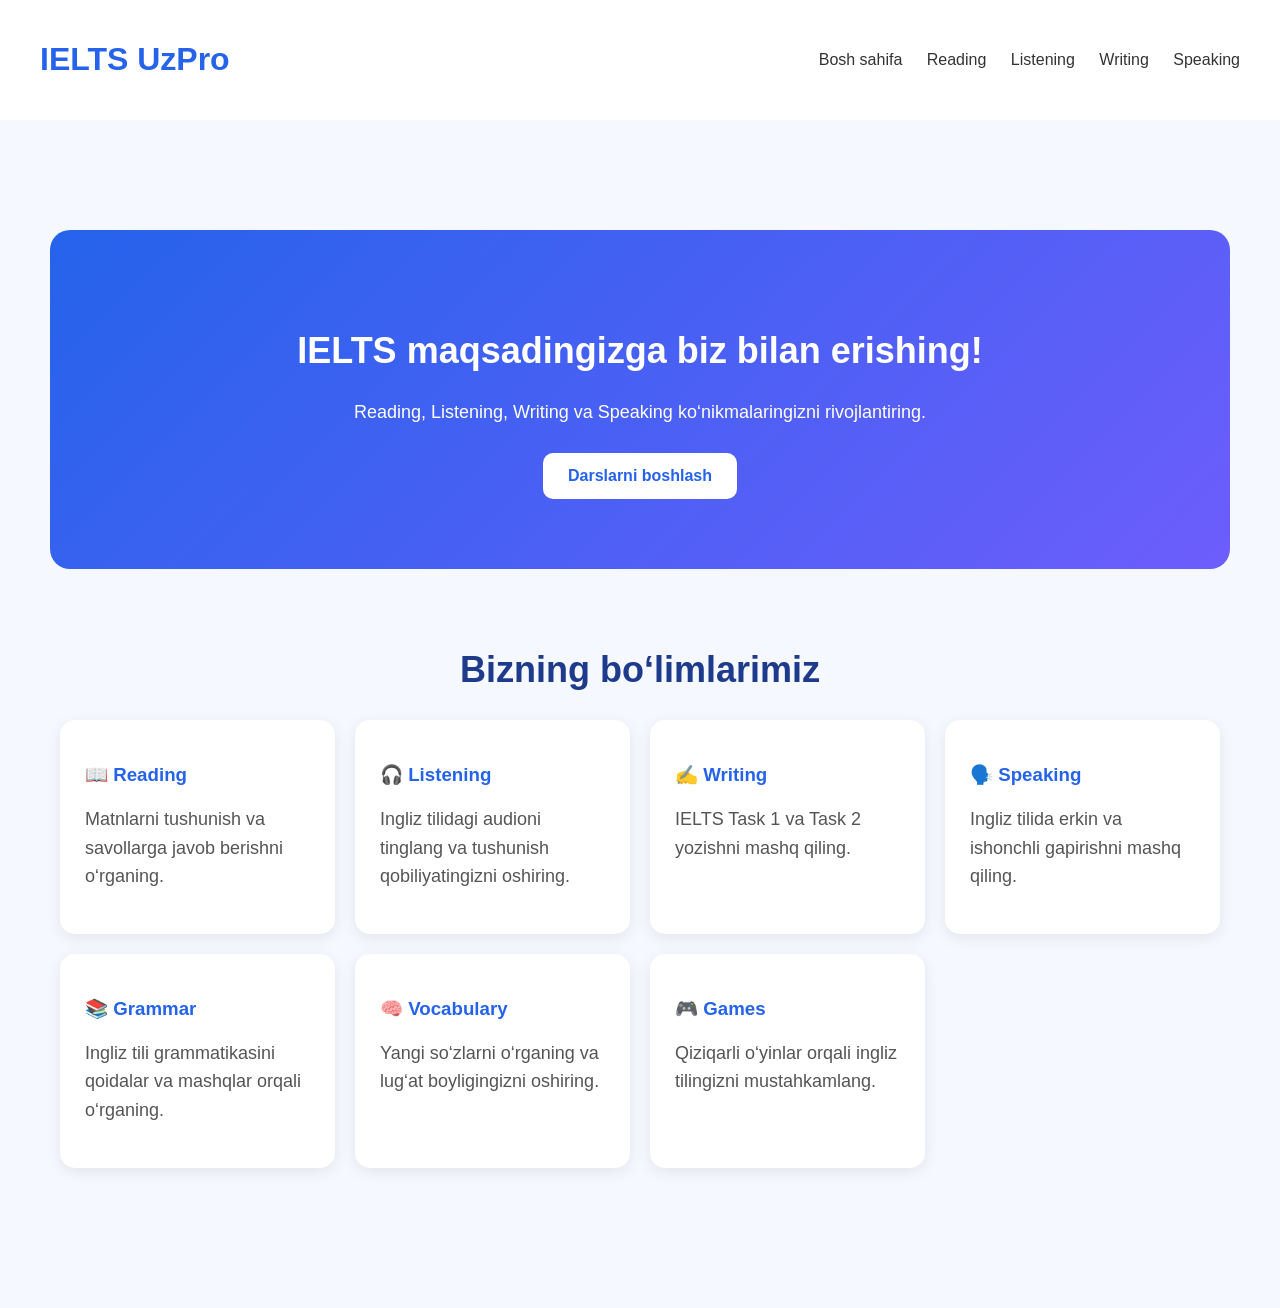
<file: index.html>
<!DOCTYPE html>
<html lang="uz">

<head>
    <meta charset="UTF-8">
    <meta name="viewport" content="width=device-width, initial-scale=1.0">
    <title>IELTS UzPro</title>
    <link rel="stylesheet" href="style.css">
</head>


<body>

    <header>
        <h1>IELTS UzPro</h1>

        <nav>
            <a href="#">Bosh sahifa</a>
            <a href="#">Reading</a>
            <a href="#">Listening</a>
            <a href="#">Writing</a>
            <a href="#">Speaking</a>
        </nav>
    </header>

    
<main>
    <section class="hero">
        <h2>IELTS maqsadingizga biz bilan erishing!</h2>
        <p>Reading, Listening, Writing va Speaking ko‘nikmalaringizni rivojlantiring.</p>
        <a href="#courses" class="hero-button">Darslarni boshlash</a>
    </section>

    <section class="courses" id="courses">
        <h2>Bizning bo‘limlarimiz</h2>

        <div class="course-container">
            
<a href="reading.html" class="course-link">
    <div class="course-card">
        <h3>📖 Reading</h3>
        <p>Matnlarni tushunish va savollarga javob berishni o‘rganing.</p>
    </div>
</a>


            
<a href="listening.html" class="course-link">
    <div class="course-card">
        <h3>🎧 Listening</h3>
        <p>Ingliz tilidagi audioni tinglang va tushunish qobiliyatingizni oshiring.</p>
    </div>
</a>


            <div class="course-card">
                <h3>✍️ Writing</h3>
                <p>IELTS Task 1 va Task 2 yozishni mashq qiling.</p>
            </div>

            <div class="course-card">
                <h3>🗣️ Speaking</h3>
                <p>Ingliz tilida erkin va ishonchli gapirishni mashq qiling.</p>
                
            </div>
            
<div class="course-card">
    <h3>📚 Grammar</h3>
    <p>Ingliz tili grammatikasini qoidalar va mashqlar orqali o‘rganing.</p>
</div>

<div class="course-card">
    <h3>🧠 Vocabulary</h3>
    <p>Yangi so‘zlarni o‘rganing va lug‘at boyligingizni oshiring.</p>
</div>

<div class="course-card">
    <h3>🎮 Games</h3>
    <p>Qiziqarli o‘yinlar orqali ingliz tilingizni mustahkamlang.</p>
</div>

        </div>
    </section>
</main>


</body>

</html>
</file>
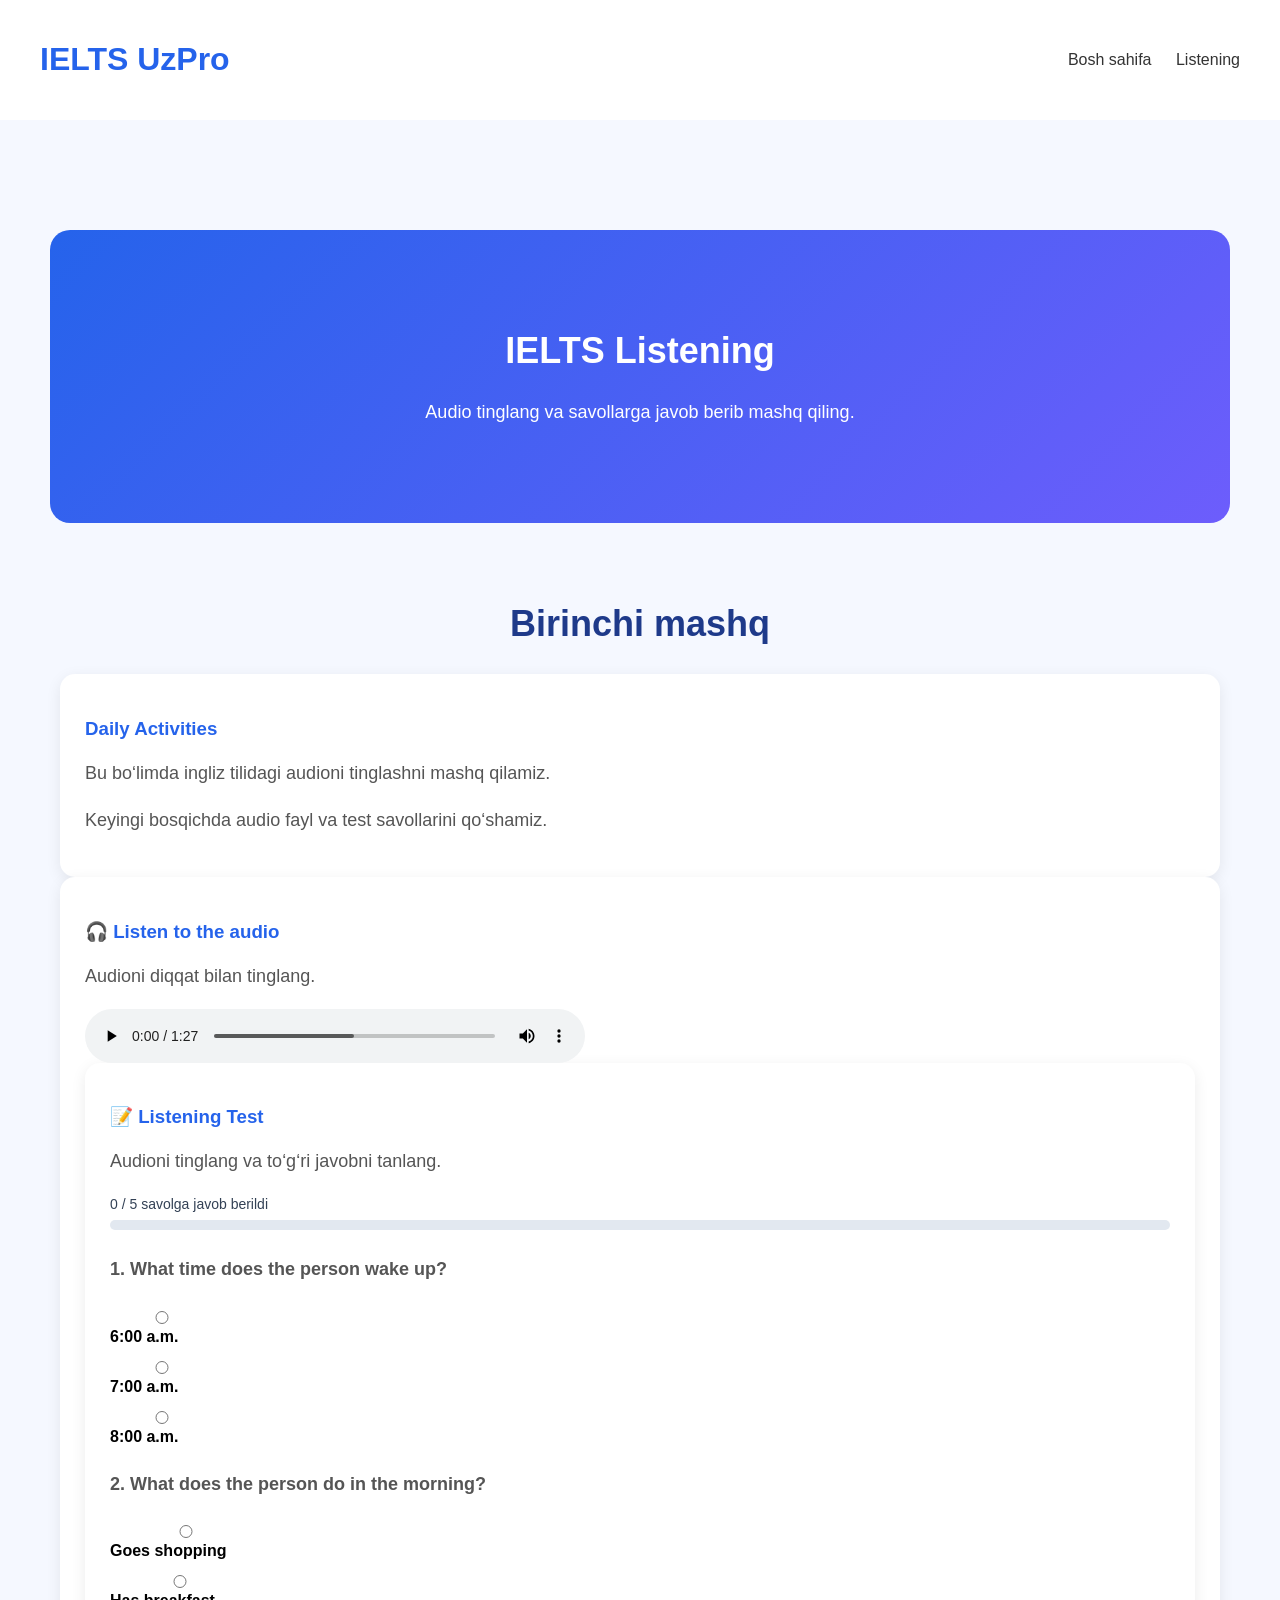
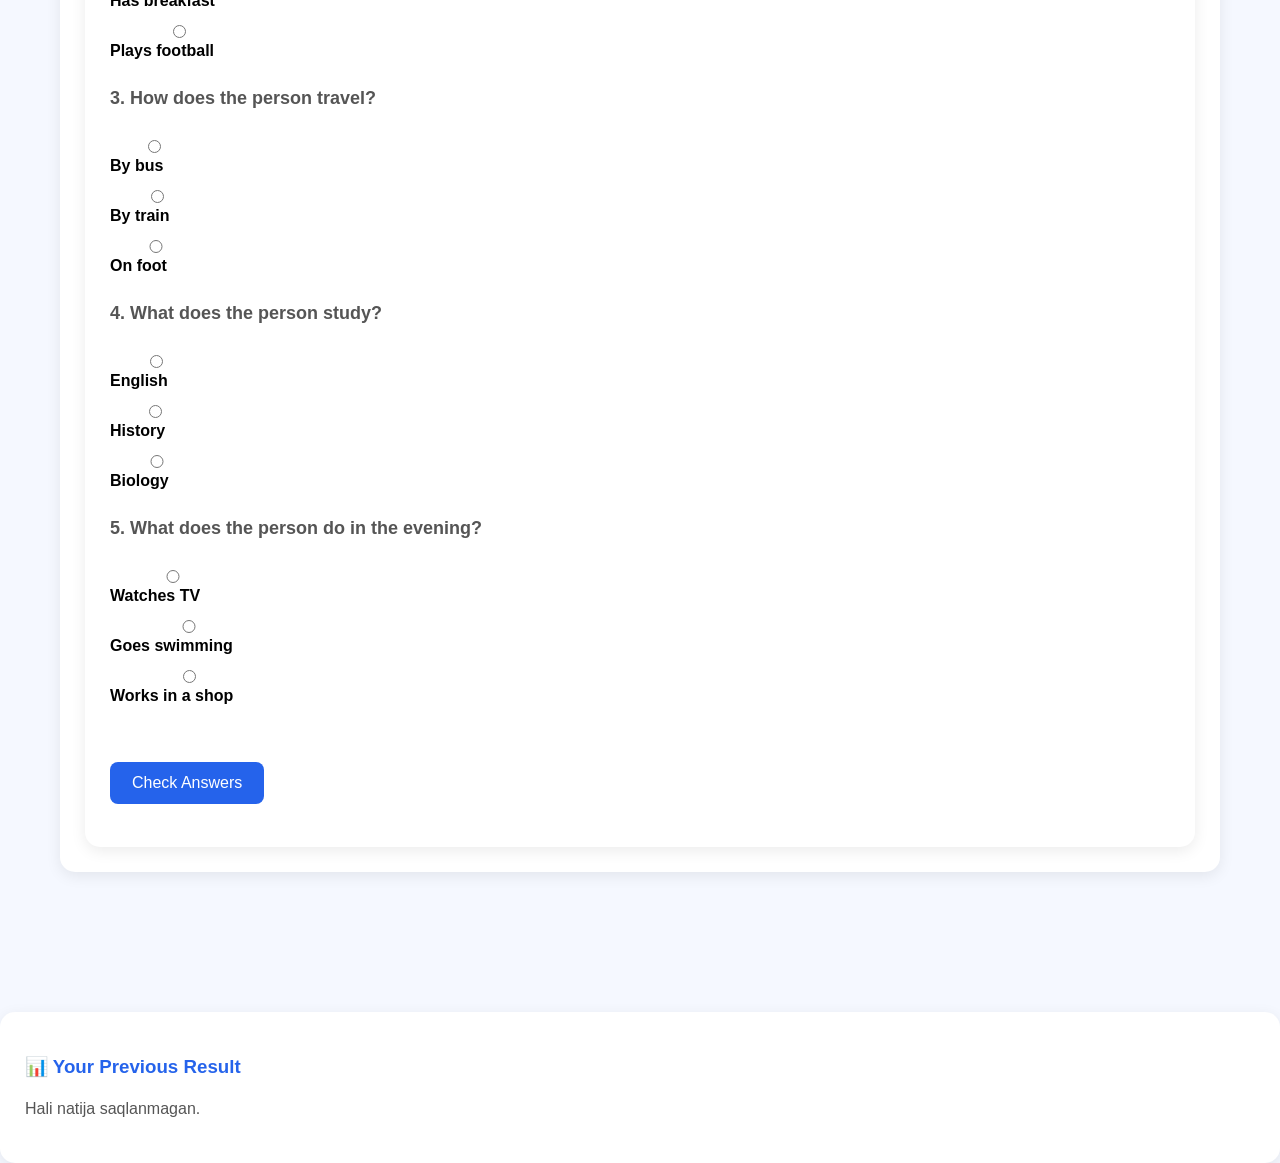
<file: listening.html>
<!DOCTYPE html>
<html lang="uz">
<head>
    <meta charset="UTF-8">
    <meta name="viewport" content="width=device-width, initial-scale=1.0">
    <title>Listening | IELTS UzPro</title>
    <link rel="stylesheet" href="style.css">
</head>
<body>

    <header>
        <h1>IELTS UzPro</h1>

        <nav>
            <a href="index.html">Bosh sahifa</a>
            <a href="listening.html">Listening</a>
        </nav>
    </header>

    <main>
        <section class="hero">
            <h2>IELTS Listening</h2>
            <p>Audio tinglang va savollarga javob berib mashq qiling.</p>
        </section>

        <section class="courses">
            <h2>Birinchi mashq</h2>

            <div class="course-card">
                <h3>Daily Activities</h3>
                <p>Bu bo‘limda ingliz tilidagi audioni tinglashni mashq qilamiz.</p>
                <p>Keyingi bosqichda audio fayl va test savollarini qo‘shamiz.</p>
            </div>
            <div class="course-card">
    <h3>🎧 Listen to the audio</h3>
    <p>Audioni diqqat bilan tinglang.</p>

    <audio controls>
        <source src="./AUDIO/0L21-my-day-at-college.mp3" type="audio/mpeg">
    </audio>
    
<div class="course-card">
    <h3>📝 Listening Test</h3>
    <p>Audioni tinglang va to‘g‘ri javobni tanlang.</p>

    <form id="listeningTest">
   
<div class="progress-info">
    <span id="answeredCount">0 / 5 savolga javob berildi</span>
</div>

<div class="progress-bar">
    <div id="progressFill"></div>
</div>
     
<p><strong>1. What time does the person wake up?</strong></p>
<label><input type="radio" name="q1" value="a"> 6:00 a.m.</label><br>
<label><input type="radio" name="q1" value="b"> 7:00 a.m.</label><br>
<label><input type="radio" name="q1" value="c"> 8:00 a.m.</label><br>
<p id="feedback1"></p>
<p><strong>2. What does the person do in the morning?</strong></p>
<label><input type="radio" name="q2" value="a"> Goes shopping</label><br>
<label><input type="radio" name="q2" value="b"> Has breakfast</label><br>
<label><input type="radio" name="q2" value="c"> Plays football</label><br>
<p id="feedback2"></p>
<p><strong>3. How does the person travel?</strong></p>
<label><input type="radio" name="q3" value="a"> By bus</label><br>
<label><input type="radio" name="q3" value="b"> By train</label><br>
<label><input type="radio" name="q3" value="c"> On foot</label><br>
<p id="feedback3"></p>
<p><strong>4. What does the person study?</strong></p>
<label><input type="radio" name="q4" value="a"> English</label><br>
<label><input type="radio" name="q4" value="b"> History</label><br>
<label><input type="radio" name="q4" value="c"> Biology</label><br>
<p id="feedback4"></p>
<p><strong>5. What does the person do in the evening?</strong></p>
<label><input type="radio" name="q5" value="a"> Watches TV</label><br>
<label><input type="radio" name="q5" value="b"> Goes swimming</label><br>
<label><input type="radio" name="q5" value="c"> Works in a shop</label><br>
<p id="feedback5"></p>
<br>
<button type="button" onclick="checkListening()">
    Check Answers
</button>

    </form>

    <p id="listeningResult"></p>
</div>

<script>
    
    function checkListening() {
        const answer = document.querySelector(
            'input[name="q1"]:checked'
        );

        const result = document.getElementById("listeningResult");

        if (!answer) {
            result.textContent = "Please select an answer!";
            return;
        }

        if (answer.value === "b") {
            result.textContent = "Correct! 🎉";
        } else {
            result.textContent = "Try again! 💪";
        }
    }
</script>

<script>
    
function checkListening() {
    const answers = {
        q1: "b",
        q2: "b",
        q3: "a",
        q4: "a",
        q5: "a"
    };

    let score = 0;
    let unanswered = 0;

    for (let i = 1; i <= 5; i++) {
        const selected = document.querySelector(
            'input[name="q' + i + '"]:checked'
        );

        const feedback = document.getElementById("feedback" + i);

        if (!selected) {
            unanswered++;
            feedback.textContent = "Javob tanlanmagan.";
            feedback.style.color = "orange";
        } else if (selected.value === answers["q" + i]) {
            score++;
            feedback.textContent = "To‘g‘ri! ✅";
            feedback.style.color = "green";
        } else {
            feedback.textContent =
                "Noto‘g‘ri. To‘g‘ri javob: " +
                answers["q" + i].toUpperCase();
            feedback.style.color = "red";
        }
    }

    if (unanswered > 0) {
        document.getElementById("listeningResult").textContent =
            "Barcha savollarga javob bering!";
        return;
    }

    document.getElementById("listeningResult").textContent =
        "Natijangiz: " + score + " / 5";

    localStorage.setItem("listeningScore", score);
}

function checkListening() {
    const answers = {
        q1: "b",
        q2: "b",
        q3: "a",
        q4: "a",
        q5: "a"
    };

    let score = 0;
    let unanswered = 0;

    for (let i = 1; i <= 5; i++) {
        const selected = document.querySelector(
            'input[name="q' + i + '"]:checked'
        );

        const feedback = document.getElementById("feedback" + i);

        if (!selected) {
            unanswered++;
            feedback.textContent = "Javob tanlanmagan.";
            feedback.style.color = "orange";
        } else if (selected.value === answers["q" + i]) {
            score++;
            feedback.textContent = "To‘g‘ri! ✅";
            feedback.style.color = "green";
        } else {
            feedback.textContent =
                "Noto‘g‘ri. To‘g‘ri javob: " +
                answers["q" + i].toUpperCase();
            feedback.style.color = "red";
        }
    }

    if (unanswered > 0) {
        document.getElementById("listeningResult").textContent =
            "Barcha savollarga javob bering!";
        return;
    }

    document.getElementById("listeningResult").textContent =
        "Natijangiz: " + score + " / 5";

    localStorage.setItem("listeningScore", score);
}

</script>

</div>
        </section>
    </main>
    
<div class="course-card">
    <h3>📊 Your Previous Result</h3>
    <p id="previousListeningScore">
        Hali natija saqlanmagan.
    </p>
</div>

<script>
    const savedListeningScore =
        localStorage.getItem("listeningScore");

    if (savedListeningScore !== null) {
        document.getElementById(
            "previousListeningScore"
        ).textContent = savedListeningScore + " / 5";
    }
</script>

</body>
</html>
</file>
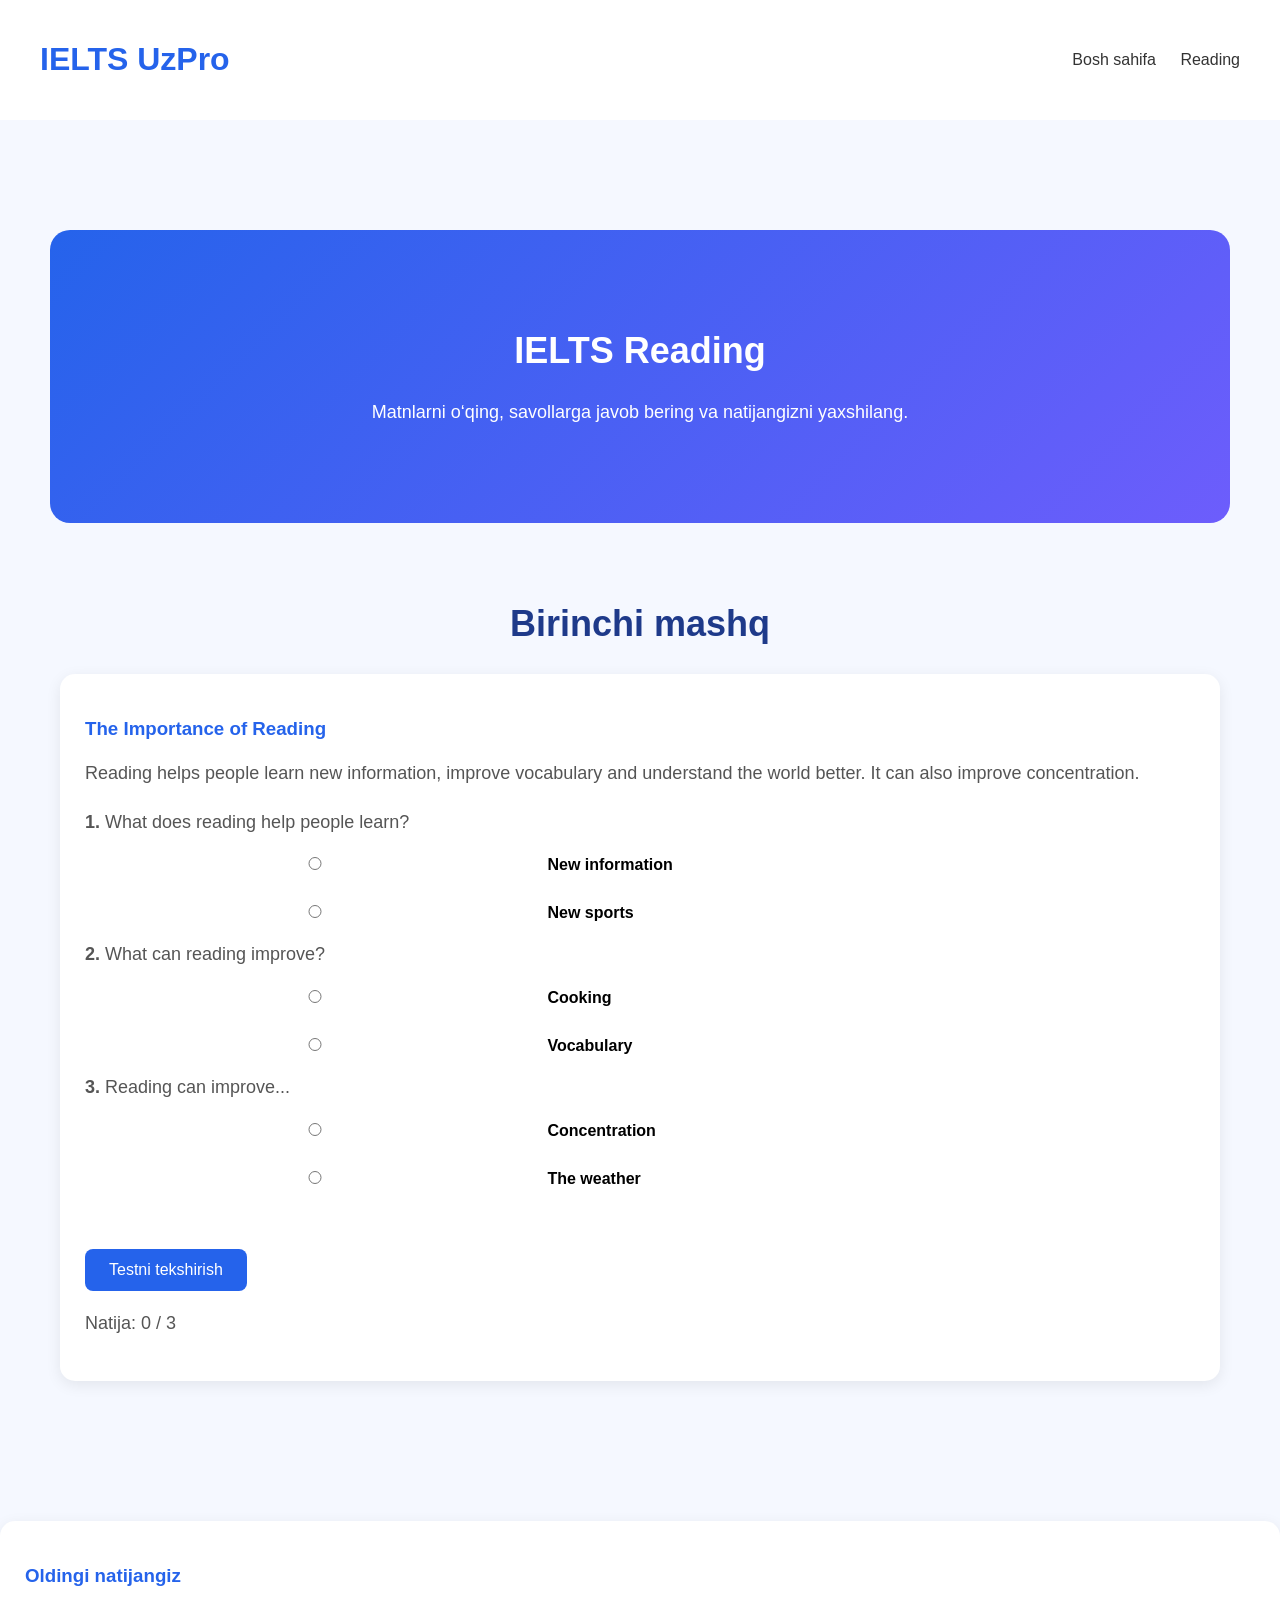
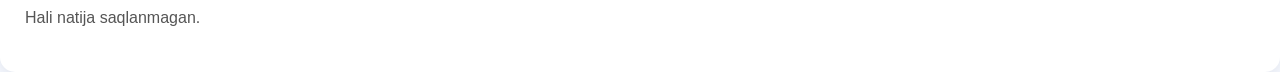
<file: reading.html>
<!DOCTYPE html>
<html lang="uz">
<head>
    <meta charset="UTF-8">
    <meta name="viewport" content="width=device-width, initial-scale=1.0">
    <title>Reading | IELTS UzPro</title>
    <link rel="stylesheet" href="style.css">
</head>
<body>

    <header>
        <h1>IELTS UzPro</h1>
        <nav>
            <a href="index.html">Bosh sahifa</a>
            <a href="reading.html">Reading</a>
        </nav>
    </header>

    <main>
        <section class="hero">
            <h2>IELTS Reading</h2>
            <p>Matnlarni o‘qing, savollarga javob bering va natijangizni yaxshilang.</p>
        </section>

        <section class="courses">
            <h2>Birinchi mashq</h2>

            
<div class="course-card">
    <h3>The Importance of Reading</h3>

    <p>
        Reading helps people learn new information,
        improve vocabulary and understand the world better.
        It can also improve concentration.
    </p>

    <form id="readingForm">
        <p><strong>1.</strong> What does reading help people learn?</p>
        <label>
            <input type="radio" name="q1" value="a">
            New information
        </label>
        <br>
        <label>
            <input type="radio" name="q1" value="b">
            New sports
        </label>

        <p><strong>2.</strong> What can reading improve?</p>
        <label>
            <input type="radio" name="q2" value="a">
            Cooking
        </label>
        <br>
        <label>
            <input type="radio" name="q2" value="b">
            Vocabulary
        </label>

        <p><strong>3.</strong> Reading can improve...</p>
        <label>
            <input type="radio" name="q3" value="a">
            Concentration
        </label>
        <br>
        <label>
            <input type="radio" name="q3" value="b">
            The weather
        </label>

        <br><br>
        <button type="button" onclick="checkTest()">
            Testni tekshirish
        </button>
    </form>

    <p id="result"></p>
    <p>Natija: <span id="score">0</span> / 3</p>
</div>

        </section>
    </main>
    


<script>
    function checkTest() {
        let score = 0;

        let q1 = document.querySelector('input[name="q1"]:checked');
        let q2 = document.querySelector('input[name="q2"]:checked');
        let q3 = document.querySelector('input[name="q3"]:checked');

        if (!q1 || !q2 || !q3) {
            document.getElementById("result").textContent =
                "Iltimos, barcha savollarga javob bering.";
            return;
        }

        if (q1.value === "a") score++;
        if (q2.value === "b") score++;
        if (q3.value === "a") score++;

        document.getElementById("score").textContent = score;

        document.getElementById("result").textContent =
            "Test tugadi! Siz 3 savoldan " + score + " tasiga to‘g‘ri javob berdingiz.";
            
localStorage.setItem("readingScore", score);

    }
</script>


<div class="course-card">
    <h3>Oldingi natijangiz</h3>
    <p id="previousScore">Hali natija saqlanmagan.</p>
</div>

<script>
    let savedScore = localStorage.getItem("readingScore");

    if (savedScore !== null) {
        document.getElementById("previousScore").textContent =
            savedScore + " / 3";
    }
</script>


</body>
</html>
</file>
<file: style.css>
body {
    margin: 0;
    font-family: Arial, sans-serif;
    background-color: #f5f8ff;
}

header {
    background-color: white;
    padding: 20px 40px;
    display: flex;
    justify-content: space-between;
    align-items: center;
}

header h1 {
    color: #2563eb;
}

nav a {
    text-decoration: none;
    color: #333333;
    margin-left: 20px;
}

main {
    text-align: center;
    padding: 80px 20px;
}

main h2 {
    color: #1e3a8a;
    font-size: 36px;
}

main p {
    color: #555555;
    font-size: 18px;
}

.hero {
    background: linear-gradient(135deg, #2563eb, #6d5dfc);
    color: white;
    text-align: center;
    padding: 70px 20px;
    border-radius: 20px;
    margin: 30px;
}

.hero h2 {
    color: white;
    font-size: 36px;
}

.hero p {
    color: white;
    font-size: 18px;
    margin-bottom: 30px;
}

.hero-button {
    display: inline-block;
    background-color: white;
    color: #2563eb;
    padding: 14px 25px;
    border-radius: 10px;
    text-decoration: none;
    font-weight: bold;
}

.courses {
    padding: 20px 40px 60px;
    text-align: center;
}


.course-container {
    display: grid;
    grid-template-columns: repeat(4, minmax(0, 1fr));
    gap: 20px;
    max-width: 1200px;
    margin: 0 auto;
}



.course-card {
    background-color: white;
    padding: 25px;
    border-radius: 15px;
    min-width: 0;
    box-sizing: border-box;
    box-shadow: 0 4px 15px rgba(0, 0, 0, 0.08);
    text-align: left;
}


.course-card h3 {
    color: #2563eb;
}

.course-card p {
    color: #555;
    line-height: 1.6;
}

.course-link {
    display: block;
    color: inherit;
    text-decoration: none;
    min-width: 0;
}

.course-link .course-card {
    height: 100%;
}

.course-link:hover .course-card {
    transform: translateY(-6px);
    box-shadow: 0 10px 25px rgba(37, 99, 235, 0.15);
}

form {
    margin-top: 20px;
}

form label {
    display: block;
    margin-bottom: 10px;
    font-weight: bold;
}

form input {
    width: 100%;
    max-width: 450px;
    padding: 12px;
    border: 1px solid #cbd5e1;
    border-radius: 8px;
    font-size: 16px;
    box-sizing: border-box;
}

form input:focus {
    outline: none;
    border-color: #2563eb;
}

form button {
    display: block;
    margin-top: 15px;
    padding: 12px 24px;
    background-color: #2563eb;
    color: white;
    border: none;
    border-radius: 8px;
    font-size: 16px;
    cursor: pointer;
}

form button:hover {
    background-color: #1d4ed8;
}

audio {
    display: block;
    width: 100%;
    max-width: 500px;
    margin-top: 15px;
}

.course-card audio {
    border-radius: 10px;
}

#listeningTest label {
    display: inline-block;
    margin: 6px 0;
    cursor: pointer;
}

#listeningTest input[type="radio"] {
    accent-color: #2563eb;
}

#listeningTest button {
    background: #2563eb;
    color: white;
    border: none;
    padding: 12px 22px;
    border-radius: 8px;
    cursor: pointer;
    font-size: 16px;
}

#listeningTest button:hover {
    background: #1d4ed8;
}

#listeningResult {
    font-weight: bold;
    margin-top: 15px;
}

.progress-info {
    margin: 15px 0 8px;
    color: #334155;
    font-size: 14px;
}

.progress-bar {
    width: 100%;
    height: 10px;
    background: #e2e8f0;
    border-radius: 10px;
    overflow: hidden;
    margin-bottom: 25px;
}

#progressFill {
    width: 0%;
    height: 100%;
    background: linear-gradient(90deg, #2563eb, #7c3aed);
    border-radius: 10px;
    transition: width 0.3s ease;
}
@media screen and (max-width: 992px) {
    header {
        flex-direction: column;
        gap: 15px;
        padding: 20px;
    }

    nav {
        display: flex;
        flex-wrap: wrap;
        justify-content: center;
        gap: 12px;
    }

    nav a {
        margin-left: 0;
    }

    .course-container {
        grid-template-columns: repeat(2, minmax(0, 1fr));
    }

    .hero {
        margin: 15px;
    }

    main {
        padding: 40px 15px;
    }
}
@media screen and (max-width: 576px) {
    header h1 {
        font-size: 26px;
    }

    nav {
        gap: 10px;
    }

    nav a {
        font-size: 14px;
    }

    .hero {
        padding: 40px 15px;
        margin: 10px 0;
        border-radius: 12px;
    }

    .hero h2 {
        font-size: 25px;
    }

    .hero p {
        font-size: 16px;
        line-height: 1.5;
    }

    main h2 {
        font-size: 26px;
    }

    .courses {
        padding: 20px 5px 40px;
    }

    .course-container {
        grid-template-columns: minmax(0, 1fr);
        gap: 15px;
    }

    .course-card {
        padding: 20px;
    }

    form input {
        max-width: 100%;
    }
}
</file>
